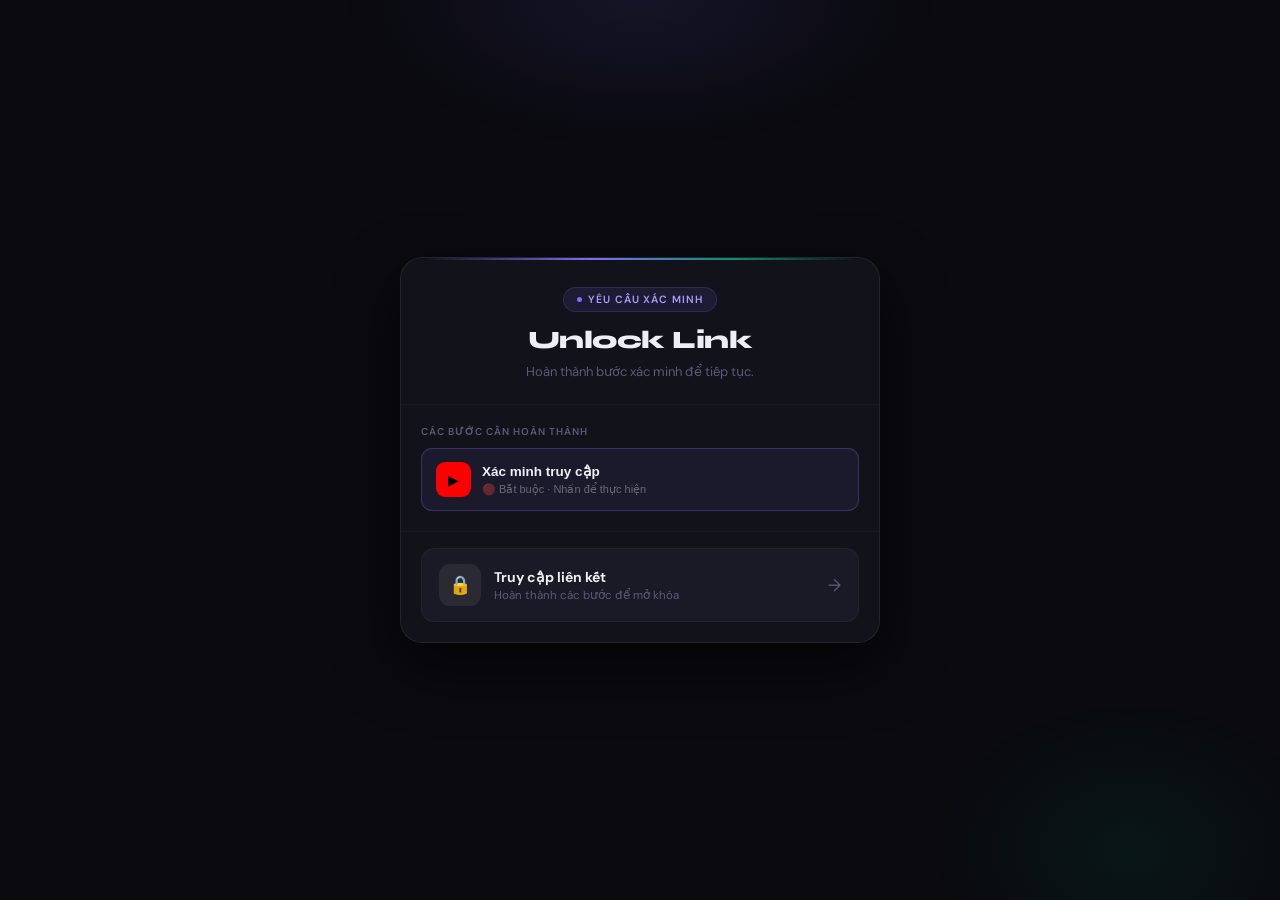
<file: index.html>
<!DOCTYPE html>
<html lang="vi">
<head>
<meta charset="UTF-8">
<meta name="viewport" content="width=device-width, initial-scale=1.0">
<title>Unlock Link</title>
<link href="https://fonts.googleapis.com/css2?family=Syne:wght@700;800&family=DM+Sans:wght@400;500;600&display=swap" rel="stylesheet">
<style>
:root {
  --bg: #0a0a0f;
  --card: #12121a;
  --surface: #1a1a26;
  --border: rgba(255,255,255,0.07);
  --border2: rgba(255,255,255,0.04);
  --accent: #7c6cfc;
  --text: #eeeef5;
  --muted: #5a5a78;
  --muted2: #3a3a52;
  --danger: #ff4d6d;
  --warn: #f5a623;
  --success: #00e5a0;
}

*, *::before, *::after { margin: 0; padding: 0; box-sizing: border-box; }

body {
  min-height: 100vh;
  background: var(--bg);
  display: flex;
  align-items: center;
  justify-content: center;
  padding: 20px;
  font-family: 'DM Sans', sans-serif;
  color: var(--text);
  overflow-x: hidden;
}

.glow-top {
  position: fixed;
  width: 600px; height: 300px;
  top: -150px; left: 50%; transform: translateX(-50%);
  background: radial-gradient(ellipse, rgba(124,108,252,0.1) 0%, transparent 70%);
  pointer-events: none; z-index: 0;
}
.glow-bottom {
  position: fixed;
  width: 400px; height: 300px;
  bottom: -100px; right: -50px;
  background: radial-gradient(ellipse, rgba(0,229,160,0.06) 0%, transparent 70%);
  pointer-events: none; z-index: 0;
}

.container {
  position: relative;
  z-index: 1;
  width: 100%;
  max-width: 480px;
  animation: fadeUp 0.55s cubic-bezier(0.22, 1, 0.36, 1) both;
}

@keyframes fadeUp {
  from { opacity: 0; transform: translateY(20px); }
  to   { opacity: 1; transform: translateY(0); }
}

/* ── Single card ── */
.card {
  background: var(--card);
  border: 1px solid var(--border);
  border-radius: 22px;
  overflow: hidden;
  box-shadow: 0 24px 60px rgba(0,0,0,0.5);
}

.card-topline {
  height: 2px;
  background: linear-gradient(90deg, transparent 5%, var(--accent) 40%, rgba(0,229,160,0.6) 70%, transparent 95%);
}

/* ── Header ── */
.card-header {
  padding: 26px 24px 22px;
  text-align: center;
  border-bottom: 1px solid var(--border2);
}

.badge {
  display: inline-flex;
  align-items: center;
  gap: 6px;
  background: rgba(124,108,252,0.1);
  border: 1px solid rgba(124,108,252,0.2);
  color: #a89dfc;
  font-size: 10.5px;
  font-weight: 600;
  letter-spacing: 0.09em;
  text-transform: uppercase;
  padding: 5px 13px;
  border-radius: 50px;
  margin-bottom: 13px;
}
.badge-dot {
  width: 5px; height: 5px;
  background: var(--accent);
  border-radius: 50%;
  animation: blink 2s ease infinite;
}
@keyframes blink { 0%,100%{opacity:1} 50%{opacity:0.3} }

h1 {
  font-family: 'Syne', sans-serif;
  font-size: 25px;
  font-weight: 800;
  color: var(--text);
  letter-spacing: -0.02em;
  line-height: 1.2;
  margin-bottom: 7px;
}
.desc {
  color: var(--muted);
  font-size: 13px;
  line-height: 1.55;
}

/* ── Body: steps + progress ── */
.card-body {
  padding: 20px 20px 20px;
}

.section-label {
  font-size: 10px;
  font-weight: 600;
  letter-spacing: 0.1em;
  text-transform: uppercase;
  color: var(--muted);
  margin-bottom: 10px;
}

/* Task buttons */
.sub-btn {
  display: flex;
  align-items: center;
  justify-content: space-between;
  padding: 13px 14px;
  border-radius: 11px;
  margin-bottom: 7px;
  cursor: pointer;
  border: 1px solid transparent;
  width: 100%;
  text-align: left;
  transition: transform 0.15s, box-shadow 0.15s, opacity 0.2s;
  position: relative;
  overflow: hidden;
}
.sub-btn:last-child { margin-bottom: 0; }
.sub-btn:not(.done):hover { transform: translateY(-1px); box-shadow: 0 6px 20px rgba(0,0,0,0.35); }
.sub-btn:active { transform: scale(0.98) !important; }
.sub-btn.done {
  background: var(--surface) !important;
  border-color: rgba(0,229,160,0.1) !important;
  cursor: default; opacity: 0.7;
}

.btn-left { display: flex; align-items: center; gap: 11px; }
.btn-icon {
  width: 35px; height: 35px;
  border-radius: 9px;
  background: #ff0000;
  display: flex; align-items: center; justify-content: center;
  font-size: 14px; flex-shrink: 0; transition: background 0.2s;
}
.sub-btn.done .btn-icon { background: rgba(0,229,160,0.08); }

.btn-label { display: flex; flex-direction: column; }
.btn-name { font-size: 13.5px; font-weight: 600; color: var(--text); line-height: 1.3; }
.btn-hint { font-size: 11px; color: rgba(255,255,255,0.35); margin-top: 2px; }

.status { width: 30px; height: 30px; display: flex; align-items: center; justify-content: center; flex-shrink: 0; }

.spinner {
  width: 18px; height: 18px;
  border: 2px solid rgba(255,255,255,0.15);
  border-top-color: rgba(255,255,255,0.7);
  border-radius: 50%;
  animation: spin 0.75s linear infinite;
}
@keyframes spin { to { transform: rotate(360deg); } }

.check {
  width: 24px; height: 24px;
  background: var(--success);
  border-radius: 50%;
  display: flex; align-items: center; justify-content: center;
  animation: pop 0.3s cubic-bezier(0.34,1.56,0.64,1) both;
}
@keyframes pop { from{opacity:0;transform:scale(0.3)} to{opacity:1;transform:scale(1)} }
.check::before {
  content:''; width:5px; height:9px;
  border-right: 2px solid #0a0a0f;
  border-bottom: 2px solid #0a0a0f;
  transform: rotate(45deg) translate(-1px,-1px);
}

/* Progress */
.progress-wrap { display: none; padding-top: 14px; }
.progress-row { display: flex; justify-content: space-between; align-items: center; margin-bottom: 8px; }
.progress-label { font-size: 10px; font-weight:600; letter-spacing:0.08em; text-transform:uppercase; color:var(--muted); }
.progress-count { font-size: 12px; font-weight: 600; color: var(--text); }
.progress-count em { color: var(--muted); font-style: normal; font-weight: 400; }
.bar { width:100%; height:5px; background:var(--muted2); border-radius:50px; overflow:hidden; }
.fill { height:100%; width:0%; border-radius:50px; background:var(--danger); transition: width 0.5s ease, background 0.4s ease; }

/* ── Divider ── */
.divider { height: 1px; background: var(--border2); }

/* ── Footer: unlock always here ── */
.card-footer {
  padding: 16px 20px 20px;
}

.unlock-btn {
  display: flex;
  align-items: center;
  gap: 13px;
  padding: 15px 17px;
  border-radius: 13px;
  text-decoration: none;
  transition: all 0.25s ease;
  position: relative;
  overflow: hidden;
  width: 100%;
}

.unlock-btn.locked {
  background: var(--surface);
  border: 1px solid var(--border2);
  pointer-events: none; cursor: default;
}

.unlock-btn.active {
  background: linear-gradient(135deg, #00d48e, #00a86e);
  border: 1px solid transparent;
  pointer-events: auto; cursor: pointer;
  box-shadow: 0 6px 28px rgba(0,212,142,0.28);
  animation: unlockReveal 0.5s cubic-bezier(0.22,1,0.36,1) both;
}
@keyframes unlockReveal { from{opacity:0.5;transform:scale(0.97)} to{opacity:1;transform:scale(1)} }
.unlock-btn.active:hover { transform: translateY(-2px); box-shadow: 0 10px 36px rgba(0,212,142,0.38); }
.unlock-btn.active:active { transform: scale(0.98); }

.unlock-btn.active::after {
  content: '';
  position: absolute; top:0; left:-100%;
  width: 60%; height: 100%;
  background: linear-gradient(90deg, transparent, rgba(255,255,255,0.12), transparent);
  animation: shimmer 2.5s ease 0.6s infinite;
}
@keyframes shimmer { to { left: 160%; } }

.lock-icon-wrap {
  width: 42px; height: 42px; border-radius: 11px;
  background: rgba(255,255,255,0.07);
  display: flex; align-items: center; justify-content: center;
  font-size: 18px; flex-shrink: 0; transition: background 0.3s;
}
.unlock-btn.active .lock-icon-wrap { background: rgba(0,0,0,0.12); }

.unlock-info { flex: 1; min-width: 0; }
.unlock-name {
  font-size: 14px; font-weight: 700; color: var(--text);
  white-space: nowrap; overflow: hidden; text-overflow: ellipsis;
}
.unlock-btn.active .unlock-name { color: #012a1c; }
.unlock-subdesc { font-size: 11.5px; color: var(--muted); margin-top: 2px; }
.unlock-btn.active .unlock-subdesc { color: rgba(0,30,20,0.5); }

.unlock-arrow { color: var(--muted); font-size: 17px; flex-shrink: 0; transition: transform 0.2s, color 0.2s; }
.unlock-btn.active .unlock-arrow { color: rgba(0,30,20,0.4); }
.unlock-btn.active:hover .unlock-arrow { transform: translateX(4px); }

/* Misc */
.loading { color:var(--muted); font-size:13.5px; padding:20px 0; text-align:center; }
.no-channels {
  background: rgba(0,229,160,0.05);
  border: 1px solid rgba(0,229,160,0.13);
  border-radius: 10px; padding: 14px 16px;
  color: var(--success); font-size: 13px; font-weight: 500; text-align: center;
}

@media (max-width: 480px) {
  h1 { font-size: 22px; }
  .card-header { padding: 20px 18px 18px; }
  .card-body { padding: 16px; }
  .card-footer { padding: 14px 16px 18px; }
}
</style>
</head>
<body>
<div class="glow-top"></div>
<div class="glow-bottom"></div>

<div class="container">
  <div class="card">
    <div class="card-topline"></div>

    <!-- Header -->
    <div class="card-header">
      <div class="badge"><span class="badge-dot"></span> Yêu cầu xác minh</div>
      <h1 id="page-title">Unlock Link</h1>
      <p class="desc" id="page-desc">Hoàn thành các bước để mở khóa link</p>
    </div>

    <!-- Body: steps + progress -->
    <div class="card-body">
      <div class="section-label" id="steps-label">Các bước cần hoàn thành</div>
      <div id="buttons-wrap"><div class="loading">⏳ Đang tải...</div></div>

      <div class="progress-wrap" id="progress-wrap">
        <div class="progress-row">
          <span class="progress-label">Tiến độ</span>
          <span class="progress-count"><span id="count">0</span><em> / </em><span id="total">0</span></span>
        </div>
        <div class="bar"><div class="fill" id="bar"></div></div>
      </div>
    </div>

    <div class="divider"></div>

    <!-- Footer: unlock button always pinned at bottom -->
    <div class="card-footer">
      <div id="links-wrap"></div>
    </div>

  </div>
</div>

<script>
const API = './api.php?path=';
let completed = 0, totalRequired = 0, taskDelay = 5000, unlocked = false;
const urlParams = new URLSearchParams(location.search);
const linkId = urlParams.get('link') ? parseInt(urlParams.get('link')) : null;

async function init() {
  try {
    const [settings, links] = await Promise.all([
      fetch(API + 'settings').then(r => r.json()),
      fetch(API + 'links&active=1').then(r => r.json()),
    ]);

    if (settings.page_title) document.title = settings.page_title;
    document.getElementById('page-title').textContent = settings.page_title || 'Unlock Link';
    document.getElementById('page-desc').textContent  = settings.page_desc  || '';
    if (settings.task_delay) taskDelay = parseInt(settings.task_delay) * 1000;

    const btnColor = settings.btn_color || '#ff0000';

    let activeLink = null;
    if (linkId) activeLink = links.find(l => l.id == linkId) || null;
    if (!activeLink && links.length > 0) activeLink = links[0];

    if (!activeLink) {
      document.getElementById('buttons-wrap').innerHTML =
        '<div class="loading" style="color:#ff4d6d">⚠ Không có link nào đang hoạt động.</div>';
      renderUnlockTarget({ id: 0, display_name: '—', target_url: '#' });
      return;
    }

    if (activeLink.description)
      document.getElementById('page-desc').textContent = activeLink.description;

    renderUnlockTarget(activeLink);

    const channels = await fetch(API + `links/${activeLink.id}/channels`).then(r => r.json());

    if (!channels.length) {
      document.getElementById('buttons-wrap').innerHTML =
        '<div class="no-channels">✅ Không cần hoàn thành bước nào!</div>';
      document.getElementById('steps-label').style.display = 'none';
      activateLinks(activeLink);
    } else {
      renderChannels(channels, btnColor, activeLink.id);
    }

    track('pageview', activeLink.id);
  } catch (e) {
    // Keep the public unlock flow usable in static previews while the PHP API is offline.
    const fallbackLink = {
      id: 0,
      display_name: 'Truy cập liên kết',
      unlocked_text: 'Mở liên kết',
      target_url: urlParams.get('target') || '#',
      description: 'Hoàn thành bước xác minh để tiếp tục.'
    };
    const fallbackChannels = [
      {
        id: 'demo-follow',
        name: 'Xác minh truy cập',
        url: urlParams.get('verify') || '#',
        is_required: 1
      }
    ];

    document.getElementById('page-title').textContent = 'Unlock Link';
    document.getElementById('page-desc').textContent = fallbackLink.description;
    document.getElementById('steps-label').style.display = '';
    document.getElementById('progress-wrap').style.display = '';
    renderUnlockTarget(fallbackLink);
    renderChannels(fallbackChannels, '#8b7cf6', fallbackLink.id);
  }
}

function renderChannels(channels, btnColor, lid) {
  const required = channels.filter(c => c.is_required == 1);
  totalRequired = required.length;

  if (totalRequired > 0) {
    document.getElementById('progress-wrap').style.display = '';
    document.getElementById('total').textContent = totalRequired;
  }

  const wrap = document.getElementById('buttons-wrap');
  wrap.innerHTML = channels.map(ch => `
    <button class="sub-btn" id="btn-${ch.id}"
        style="background:${esc(btnColor)}15;border-color:${esc(btnColor)}40"
        onclick="startTask(this,${ch.id},'${esc(ch.url)}',${ch.is_required},${lid})">
      <div class="btn-left">
        <div class="btn-icon">▶</div>
        <div class="btn-label">
          <span class="btn-name">${esc(ch.name)}</span>
          <span class="btn-hint">${ch.is_required==1?'🔴 Bắt buộc':'⚪ Tùy chọn'} · Nhấn để thực hiện</span>
        </div>
      </div>
      <div class="status" id="st-${ch.id}"></div>
    </button>`).join('');

  if (totalRequired === 0) activateLinks(document.getElementById('links-wrap')._link);
}

function renderUnlockTarget(link) {
  const wrap = document.getElementById('links-wrap');
  wrap._link = link;
  wrap.innerHTML = `
    <a href="${esc(link.target_url)}" id="unlock-link-${link.id}" class="unlock-btn locked"
       onclick="onUnlockClick(event,${link.id||0})" target="_blank">
      <div class="lock-icon-wrap"><span id="lock-icon-${link.id}">🔒</span></div>
      <div class="unlock-info">
        <div class="unlock-name" id="unlock-name-${link.id}">${esc(link.display_name)}</div>
        <div class="unlock-subdesc" id="unlock-sub-${link.id}">Hoàn thành các bước để mở khóa</div>
      </div>
      <span class="unlock-arrow">→</span>
    </a>`;
}

function onUnlockClick(e, lid) {
  if (!unlocked) { e.preventDefault(); return; }
  track('unlock', lid);
}

function activateLinks(link) {
  if (!link) link = document.getElementById('links-wrap')._link;
  if (!link) return;
  const el = document.getElementById('unlock-link-' + link.id);
  if (el) {
    el.classList.remove('locked');
    el.classList.add('active');
    document.getElementById('lock-icon-' + link.id).textContent = '🔓';
    document.getElementById('unlock-name-' + link.id).textContent = link.unlocked_text || link.display_name;
    document.getElementById('unlock-sub-' + link.id).textContent = 'Nhấn để truy cập ngay';
  }
  unlocked = true;
}

function startTask(btn, channelId, link, isRequired, lid) {
  if (btn.classList.contains('done')) return;
  const st = document.getElementById('st-' + channelId);
  st.innerHTML = '<div class="spinner"></div>';
  track('click_channel', lid, channelId);
  setTimeout(() => window.open(link, '_blank'), 800);
  setTimeout(() => {
    btn.classList.add('done');
    btn.style.background = '';
    btn.style.borderColor = '';
    st.innerHTML = '<div class="check"></div>';
    if (isRequired) {
      completed++;
      document.getElementById('count').textContent = completed;
      const pct = Math.round(completed / totalRequired * 100);
      const bar = document.getElementById('bar');
      bar.style.width = pct + '%';
      if (pct < 50)       bar.style.background = 'var(--danger)';
      else if (pct < 100) bar.style.background = 'var(--warn)';
      else                bar.style.background = 'var(--success)';
      if (completed >= totalRequired)
        activateLinks(document.getElementById('links-wrap')._link);
    }
  }, taskDelay);
}

function track(event, lId, channelId) {
  fetch(API + 'track', {
    method:'POST', headers:{'Content-Type':'application/json'},
    body: JSON.stringify({ event, link_id: lId||null, channel_id: channelId||null })
  }).catch(()=>{});
}

function esc(s) {
  return String(s||'').replace(/&/g,'&amp;').replace(/</g,'&lt;').replace(/>/g,'&gt;').replace(/"/g,'&quot;').replace(/'/g,'&#39;');
}

init();
</script>
</body>
</html>
</file>
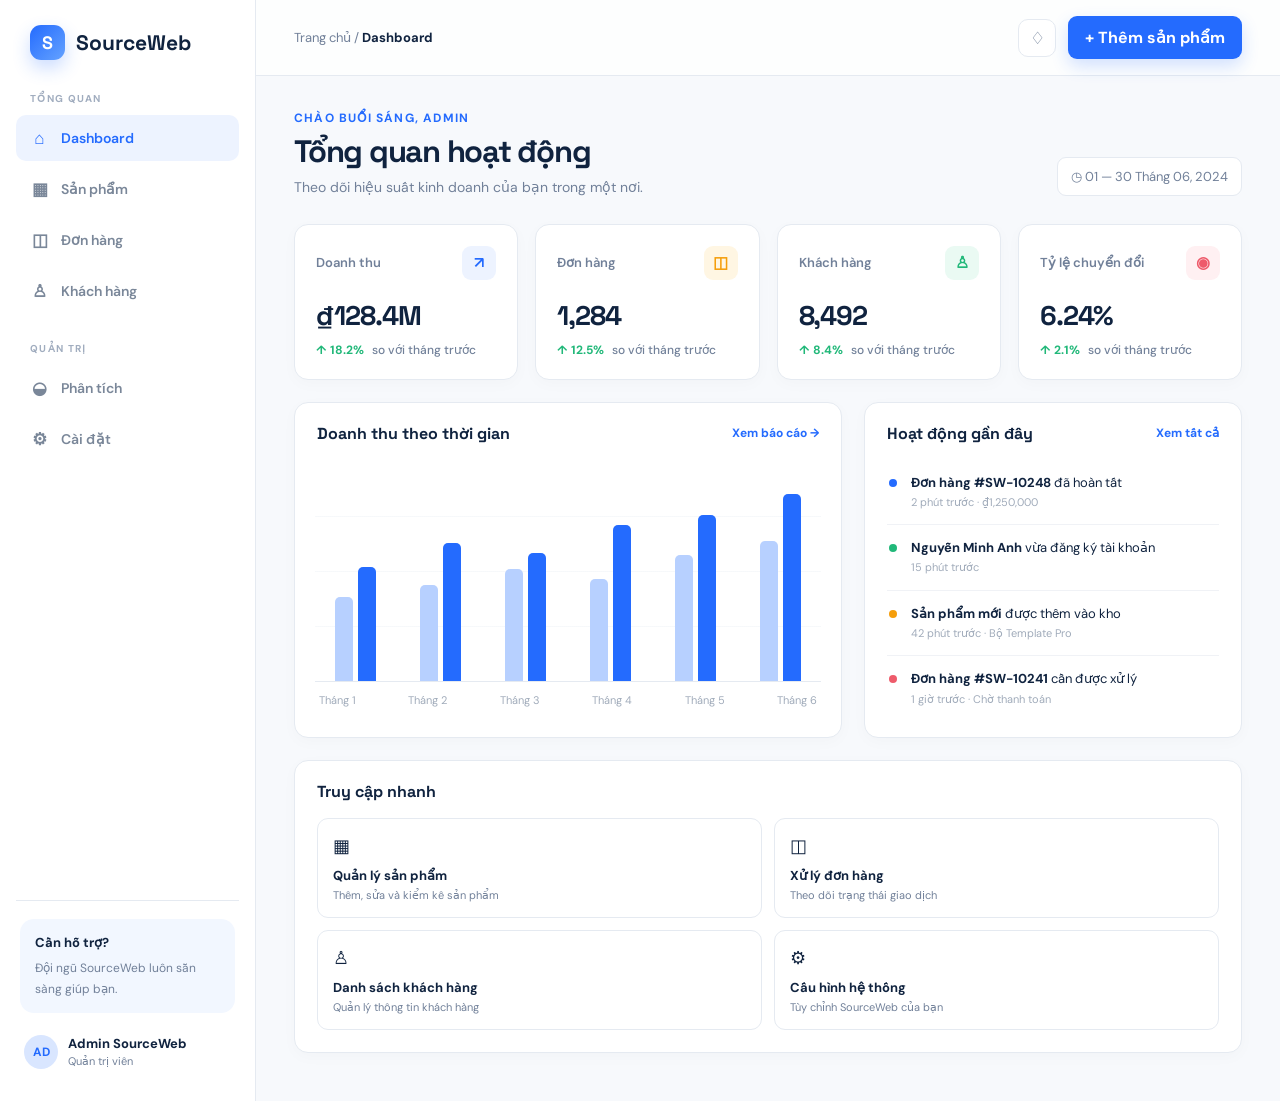
<file: dashboard.html>
<!doctype html>
<html lang="vi">
<head>
  <meta charset="utf-8" />
  <meta name="viewport" content="width=device-width, initial-scale=1" />
  <meta name="description" content="SourceWeb — nền tảng quản lý sản phẩm số và đơn hàng." />
  <title>SourceWeb — Dashboard</title>
  <link rel="preconnect" href="https://fonts.googleapis.com">
  <link rel="preconnect" href="https://fonts.gstatic.com" crossorigin>
  <link href="https://fonts.googleapis.com/css2?family=DM+Sans:wght@400;500;600;700&family=Space+Grotesk:wght@500;600;700&display=swap" rel="stylesheet">
  <style>
    :root{--ink:#10233f;--muted:#718099;--line:#e5eaf1;--paper:#f7f9fc;--white:#fff;--blue:#246bfe;--blue-soft:#edf3ff;--green:#21b879;--orange:#f59e0b;--red:#ee5b6b;--shadow:0 16px 42px rgba(16,35,63,.08)}
    *{box-sizing:border-box} body{margin:0;background:var(--paper);color:var(--ink);font-family:'DM Sans',sans-serif} button{font:inherit;cursor:pointer} a{color:inherit;text-decoration:none}
    .app{display:flex;min-height:100vh}.sidebar{width:256px;background:var(--white);border-right:1px solid var(--line);padding:25px 16px;display:flex;flex-direction:column;flex-shrink:0}.brand{display:flex;align-items:center;gap:11px;padding:0 14px 32px;font-family:'Space Grotesk';font-weight:700;font-size:21px}.brand-mark{width:35px;height:35px;border-radius:11px;background:linear-gradient(135deg,#246bfe,#64a2ff);display:grid;place-items:center;color:#fff;font-size:18px;box-shadow:0 8px 18px rgba(36,107,254,.24)}.section-label{padding:0 14px 10px;color:#a1adbf;text-transform:uppercase;font-size:10px;font-weight:700;letter-spacing:.13em}.nav{display:grid;gap:5px}.nav a{display:flex;align-items:center;gap:12px;border-radius:10px;padding:12px 14px;color:#7a8799;font-size:14px;font-weight:600;transition:.2s}.nav a:hover,.nav a.active{background:var(--blue-soft);color:var(--blue)}.nav-icon{font-size:17px;width:19px;text-align:center}.side-bottom{margin-top:auto;border-top:1px solid var(--line);padding-top:18px}.help{background:#f2f7ff;border-radius:14px;padding:15px;margin:0 4px 15px}.help strong{font-size:13px;display:block;margin-bottom:5px}.help span{font-size:12px;color:var(--muted);line-height:1.5}.profile{display:flex;align-items:center;gap:10px;padding:7px 8px}.avatar{width:34px;height:34px;border-radius:50%;background:#d9e6ff;color:var(--blue);display:grid;place-items:center;font-weight:700;font-size:12px}.profile-name{font-weight:700;font-size:13px}.profile-role{font-size:11px;color:var(--muted);margin-top:2px}
    .main{flex:1;min-width:0}.topbar{height:76px;padding:0 38px;background:rgba(255,255,255,.82);border-bottom:1px solid var(--line);display:flex;align-items:center;justify-content:space-between;gap:20px}.crumb{color:var(--muted);font-size:13px}.crumb b{color:var(--ink)}.top-actions{display:flex;align-items:center;gap:12px}.icon-btn{border:1px solid var(--line);background:#fff;color:var(--muted);width:38px;height:38px;border-radius:10px;font-size:17px}.primary{background:var(--blue);color:#fff;border:0;border-radius:9px;padding:11px 17px;font-weight:700;box-shadow:0 7px 17px rgba(36,107,254,.2)}.content{padding:34px 38px 48px;max-width:1440px;margin:auto}.intro{display:flex;justify-content:space-between;align-items:flex-end;gap:18px;margin-bottom:28px}.eyebrow{color:var(--blue);font-size:12px;font-weight:700;text-transform:uppercase;letter-spacing:.1em;margin-bottom:8px}.intro h1{font-family:'Space Grotesk';font-size:31px;line-height:1.15;margin:0 0 8px;letter-spacing:-.04em}.intro p{margin:0;color:var(--muted);font-size:14px}.date{font-size:13px;color:var(--muted);background:#fff;border:1px solid var(--line);border-radius:9px;padding:10px 13px}
    .stats{display:grid;grid-template-columns:repeat(4,1fr);gap:17px;margin-bottom:22px}.stat{background:#fff;border:1px solid var(--line);border-radius:14px;padding:21px;box-shadow:0 4px 16px rgba(16,35,63,.025)}.stat-head{display:flex;justify-content:space-between;align-items:center;color:var(--muted);font-size:13px;font-weight:600}.stat-icon{width:34px;height:34px;border-radius:9px;display:grid;place-items:center;font-size:16px}.stat h2{font-family:'Space Grotesk';font-size:27px;margin:18px 0 9px;letter-spacing:-.04em}.trend{font-size:12px;color:var(--green);font-weight:700}.trend span{color:var(--muted);font-weight:500;margin-left:5px}.blue{background:#edf3ff;color:#246bfe}.green{background:#eafaf3;color:#21b879}.orange{background:#fff6e3;color:#f59e0b}.red{background:#fff0f2;color:#ee5b6b}
    .grid{display:grid;grid-template-columns:1.45fr 1fr;gap:22px}.panel{background:#fff;border:1px solid var(--line);border-radius:14px;box-shadow:0 4px 16px rgba(16,35,63,.025);overflow:hidden}.panel-head{padding:20px 22px 16px;display:flex;align-items:center;justify-content:space-between}.panel-head h3{font-family:'Space Grotesk';font-size:16px;margin:0}.panel-head a{font-size:12px;color:var(--blue);font-weight:700}.chart-wrap{padding:2px 20px 20px}.chart{height:220px;display:flex;align-items:flex-end;gap:15px;padding:20px 6px 0;border-bottom:1px solid var(--line);background:repeating-linear-gradient(to bottom,transparent 0,transparent 54px,#eef2f6 55px)}.bar-group{flex:1;height:100%;display:flex;align-items:flex-end;justify-content:center;gap:5px}.bar{width:18px;border-radius:5px 5px 0 0;background:#b7d0ff}.bar.alt{background:var(--blue)}.months{display:flex;justify-content:space-between;padding:11px 4px 0;color:#a0abba;font-size:11px}.activity{padding:0 22px 16px}.activity-row{display:flex;gap:12px;padding:14px 0;border-bottom:1px solid #f0f2f6}.activity-row:last-child{border:0}.activity-dot{width:8px;height:8px;margin:5px 2px 0;border-radius:50%;background:var(--blue);flex-shrink:0}.activity-text{font-size:13px;line-height:1.4}.activity-text b{font-weight:700}.activity-time{color:#a0abba;font-size:11px;margin-top:3px}.quick{display:grid;grid-template-columns:1fr 1fr;gap:12px;padding:0 22px 22px}.quick a{border:1px solid var(--line);border-radius:11px;padding:15px;color:var(--ink);transition:.2s}.quick a:hover{border-color:#b3c9f9;transform:translateY(-2px)}.quick-icon{font-size:18px;margin-bottom:9px}.quick strong{display:block;font-size:13px}.quick span{display:block;color:var(--muted);font-size:11px;margin-top:4px}
    @media(max-width:1000px){.sidebar{width:76px;padding:22px 10px}.brand{padding:0 10px 32px}.brand span,.section-label,.nav a span,.help,.profile-name,.profile-role{display:none}.nav a{justify-content:center;padding:13px}.profile{justify-content:center}.stats{grid-template-columns:repeat(2,1fr)}.content{padding:28px 22px}.topbar{padding:0 22px}}
    @media(max-width:680px){.topbar{height:65px}.top-actions .primary{padding:9px 11px;font-size:12px}.content{padding:24px 15px}.intro{display:block}.date{display:inline-block;margin-top:15px}.intro h1{font-size:27px}.stats{gap:10px}.stat{padding:16px}.stat h2{font-size:23px}.grid{grid-template-columns:1fr}.chart{gap:5px;height:180px}.bar{width:12px}.sidebar{display:none}.crumb{font-size:12px}}
  </style>
</head>
<body>
<div class="app">
  <aside class="sidebar" aria-label="Điều hướng chính">
    <a class="brand" href="#"><span class="brand-mark">S</span><span>SourceWeb</span></a>
    <div class="section-label">Tổng quan</div>
    <nav class="nav">
      <a class="active" href="#dashboard"><span class="nav-icon">⌂</span><span>Dashboard</span></a>
      <a href="#products"><span class="nav-icon">▦</span><span>Sản phẩm</span></a>
      <a href="#orders"><span class="nav-icon">◫</span><span>Đơn hàng</span></a>
      <a href="#customers"><span class="nav-icon">♙</span><span>Khách hàng</span></a>
    </nav>
    <div class="section-label" style="margin-top:28px">Quản trị</div>
    <nav class="nav">
      <a href="#analytics"><span class="nav-icon">◒</span><span>Phân tích</span></a>
      <a href="#settings"><span class="nav-icon">⚙</span><span>Cài đặt</span></a>
    </nav>
    <div class="side-bottom"><div class="help"><strong>Cần hỗ trợ?</strong><span>Đội ngũ SourceWeb luôn sẵn sàng giúp bạn.</span></div><div class="profile"><div class="avatar">AD</div><div><div class="profile-name">Admin SourceWeb</div><div class="profile-role">Quản trị viên</div></div></div></div>
  </aside>
  <main class="main" id="dashboard">
    <header class="topbar"><div class="crumb">Trang chủ <span>/</span> <b>Dashboard</b></div><div class="top-actions"><button class="icon-btn" aria-label="Thông báo">♢</button><button class="primary" onclick="alert('Tính năng thêm sản phẩm đang được mở!')">+ Thêm sản phẩm</button></div></header>
    <div class="content">
      <section class="intro"><div><div class="eyebrow">Chào buổi sáng, Admin</div><h1>Tổng quan hoạt động</h1><p>Theo dõi hiệu suất kinh doanh của bạn trong một nơi.</p></div><div class="date">◷ 01 — 30 Tháng 06, 2024</div></section>
      <section class="stats" aria-label="Chỉ số tổng quan">
        <article class="stat"><div class="stat-head"><span>Doanh thu</span><span class="stat-icon blue">↗</span></div><h2>₫128.4M</h2><div class="trend">↑ 18.2% <span>so với tháng trước</span></div></article>
        <article class="stat"><div class="stat-head"><span>Đơn hàng</span><span class="stat-icon orange">◫</span></div><h2>1,284</h2><div class="trend">↑ 12.5% <span>so với tháng trước</span></div></article>
        <article class="stat"><div class="stat-head"><span>Khách hàng</span><span class="stat-icon green">♙</span></div><h2>8,492</h2><div class="trend">↑ 8.4% <span>so với tháng trước</span></div></article>
        <article class="stat"><div class="stat-head"><span>Tỷ lệ chuyển đổi</span><span class="stat-icon red">◉</span></div><h2>6.24%</h2><div class="trend">↑ 2.1% <span>so với tháng trước</span></div></article>
      </section>
      <section class="grid">
        <article class="panel"><div class="panel-head"><h3>Doanh thu theo thời gian</h3><a href="#analytics">Xem báo cáo →</a></div><div class="chart-wrap"><div class="chart" aria-label="Biểu đồ doanh thu 6 tháng"><div class="bar-group"><i class="bar" style="height:42%"></i><i class="bar alt" style="height:57%"></i></div><div class="bar-group"><i class="bar" style="height:48%"></i><i class="bar alt" style="height:69%"></i></div><div class="bar-group"><i class="bar" style="height:56%"></i><i class="bar alt" style="height:64%"></i></div><div class="bar-group"><i class="bar" style="height:51%"></i><i class="bar alt" style="height:78%"></i></div><div class="bar-group"><i class="bar" style="height:63%"></i><i class="bar alt" style="height:83%"></i></div><div class="bar-group"><i class="bar" style="height:70%"></i><i class="bar alt" style="height:94%"></i></div></div><div class="months"><span>Tháng 1</span><span>Tháng 2</span><span>Tháng 3</span><span>Tháng 4</span><span>Tháng 5</span><span>Tháng 6</span></div></div></article>
        <article class="panel"><div class="panel-head"><h3>Hoạt động gần đây</h3><a href="#orders">Xem tất cả</a></div><div class="activity"><div class="activity-row"><i class="activity-dot"></i><div class="activity-text"><b>Đơn hàng #SW-10248</b> đã hoàn tất<div class="activity-time">2 phút trước · ₫1,250,000</div></div></div><div class="activity-row"><i class="activity-dot" style="background:var(--green)"></i><div class="activity-text"><b>Nguyễn Minh Anh</b> vừa đăng ký tài khoản<div class="activity-time">15 phút trước</div></div></div><div class="activity-row"><i class="activity-dot" style="background:var(--orange)"></i><div class="activity-text"><b>Sản phẩm mới</b> được thêm vào kho<div class="activity-time">42 phút trước · Bộ Template Pro</div></div></div><div class="activity-row"><i class="activity-dot" style="background:var(--red)"></i><div class="activity-text"><b>Đơn hàng #SW-10241</b> cần được xử lý<div class="activity-time">1 giờ trước · Chờ thanh toán</div></div></div></div></article>
      </section>
      <section class="panel" style="margin-top:22px"><div class="panel-head"><h3>Truy cập nhanh</h3></div><div class="quick"><a href="#products"><div class="quick-icon">▦</div><strong>Quản lý sản phẩm</strong><span>Thêm, sửa và kiểm kê sản phẩm</span></a><a href="#orders"><div class="quick-icon">◫</div><strong>Xử lý đơn hàng</strong><span>Theo dõi trạng thái giao dịch</span></a><a href="#customers"><div class="quick-icon">♙</div><strong>Danh sách khách hàng</strong><span>Quản lý thông tin khách hàng</span></a><a href="#settings"><div class="quick-icon">⚙</div><strong>Cấu hình hệ thống</strong><span>Tùy chỉnh SourceWeb của bạn</span></a></div></section>
    </div>
  </main>
</div>
</body>
</html>
</file>
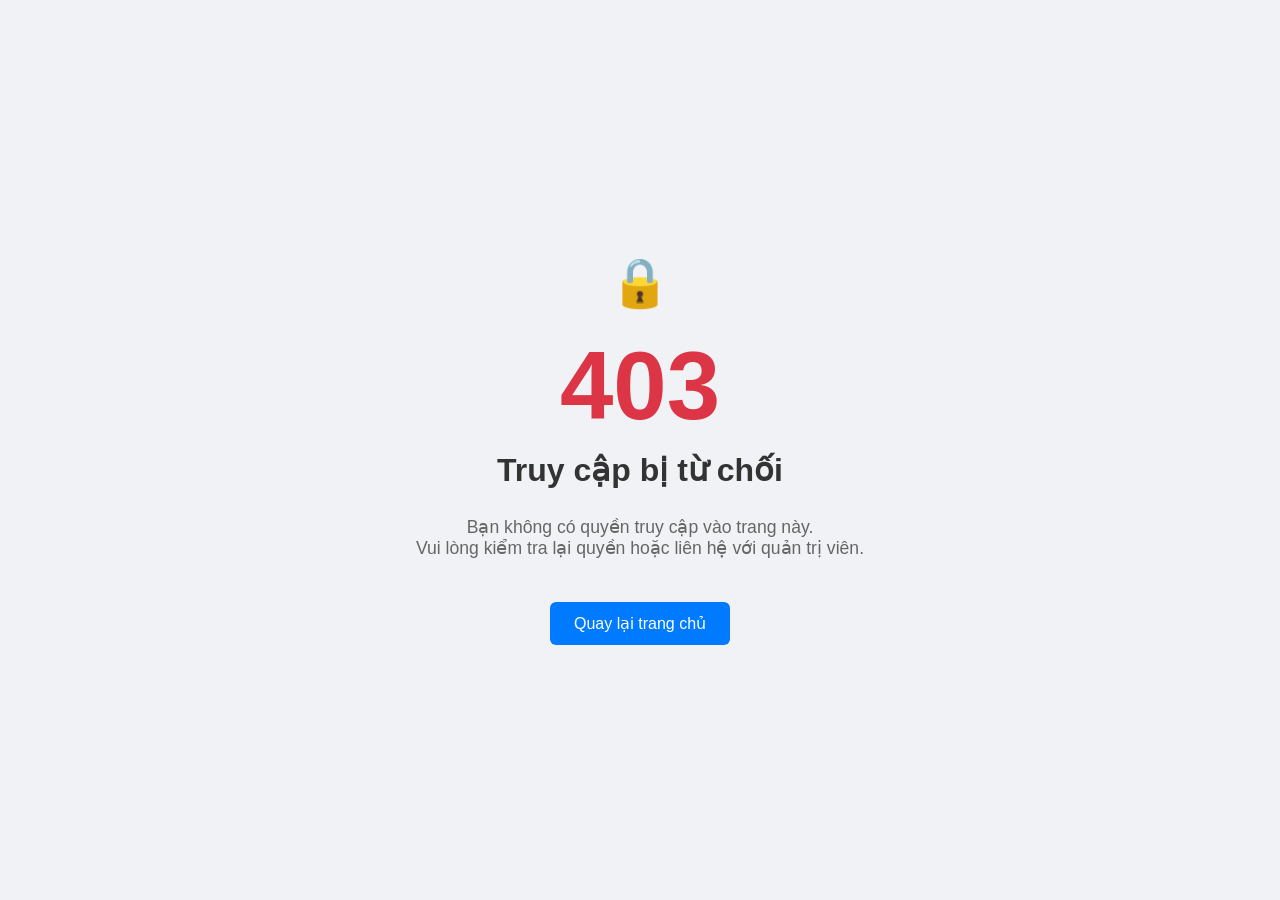
<file: error-403.html>
<!DOCTYPE html>
<html lang="vi">
<head>
    <meta charset="UTF-8">
    <meta name="viewport" content="width=device-width, initial-scale=1.0">
    <title>403 - Truy cập bị từ chối</title>
    <style>
        body {
            margin: 0;
            padding: 0;
            font-family: "Segoe UI", Tahoma, Geneva, Verdana, sans-serif;
            background-color: #f0f2f5;
            color: #333;
            display: flex;
            justify-content: center;
            align-items: center;
            height: 100vh;
            flex-direction: column;
            text-align: center;
        }

        h1 {
            font-size: 6rem;
            margin: 0;
            color: #dc3545;
        }

        h2 {
            font-size: 2rem;
            margin: 10px 0;
        }

        p {
            font-size: 1.1rem;
            color: #666;
            max-width: 500px;
        }

        a {
            margin-top: 25px;
            display: inline-block;
            text-decoration: none;
            background-color: #007bff;
            color: #fff;
            padding: 12px 24px;
            border-radius: 6px;
            transition: background-color 0.3s ease;
        }

        a:hover {
            background-color: #0056b3;
        }

        .icon-lock {
            font-size: 3rem;
            margin-bottom: 20px;
        }
    </style>
</head>
<body>

    <div class="icon-lock">🔒</div>
    <h1>403</h1>
    <h2>Truy cập bị từ chối</h2>
    <p>Bạn không có quyền truy cập vào trang này.<br>Vui lòng kiểm tra lại quyền hoặc liên hệ với quản trị viên.</p>
    <a href="/">Quay lại trang chủ</a>

</body>
</html>
</file>
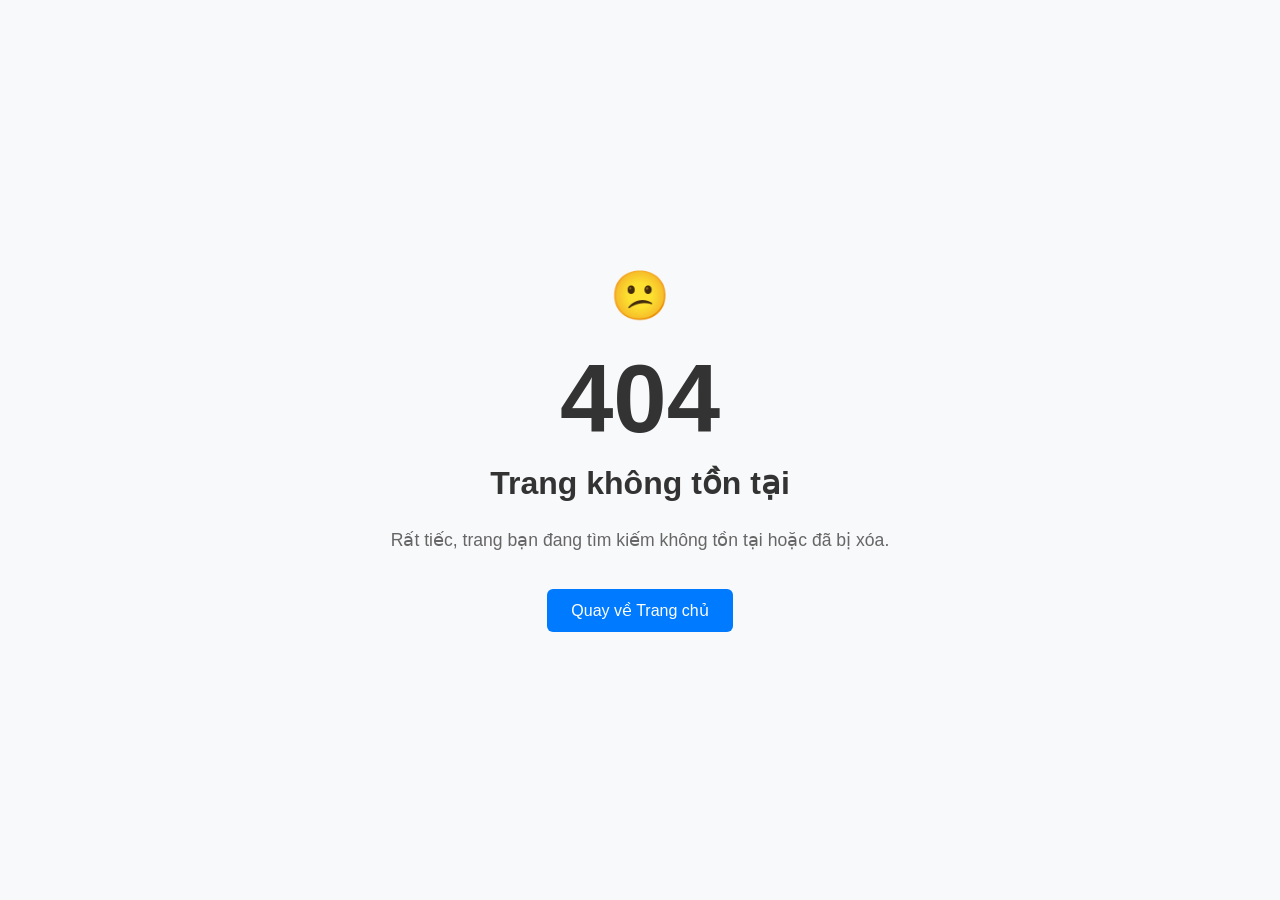
<file: error-404.html>
<!DOCTYPE html>
<html lang="vi">
<head>
    <meta charset="UTF-8">
    <meta name="viewport" content="width=device-width, initial-scale=1.0">
    <title>404 - Không tìm thấy trang</title>
    <style>
        body {
            margin: 0;
            padding: 0;
            font-family: "Segoe UI", Tahoma, Geneva, Verdana, sans-serif;
            background-color: #f8f9fa;
            color: #333;
            display: flex;
            justify-content: center;
            align-items: center;
            height: 100vh;
            flex-direction: column;
            text-align: center;
        }

        h1 {
            font-size: 6rem;
            margin: 0;
        }

        h2 {
            font-size: 2rem;
            margin: 10px 0;
        }

        p {
            font-size: 1.1rem;
            color: #666;
        }

        a {
            margin-top: 20px;
            display: inline-block;
            text-decoration: none;
            background-color: #007bff;
            color: #fff;
            padding: 12px 24px;
            border-radius: 6px;
            transition: background-color 0.3s ease;
        }

        a:hover {
            background-color: #0056b3;
        }

        .emoji {
            font-size: 3rem;
            margin-bottom: 20px;
        }
    </style>
</head>
<body>

    <div class="emoji">😕</div>
    <h1>404</h1>
    <h2>Trang không tồn tại</h2>
    <p>Rất tiếc, trang bạn đang tìm kiếm không tồn tại hoặc đã bị xóa.</p>
    <a href="/">Quay về Trang chủ</a>

</body>
</html>
</file>
